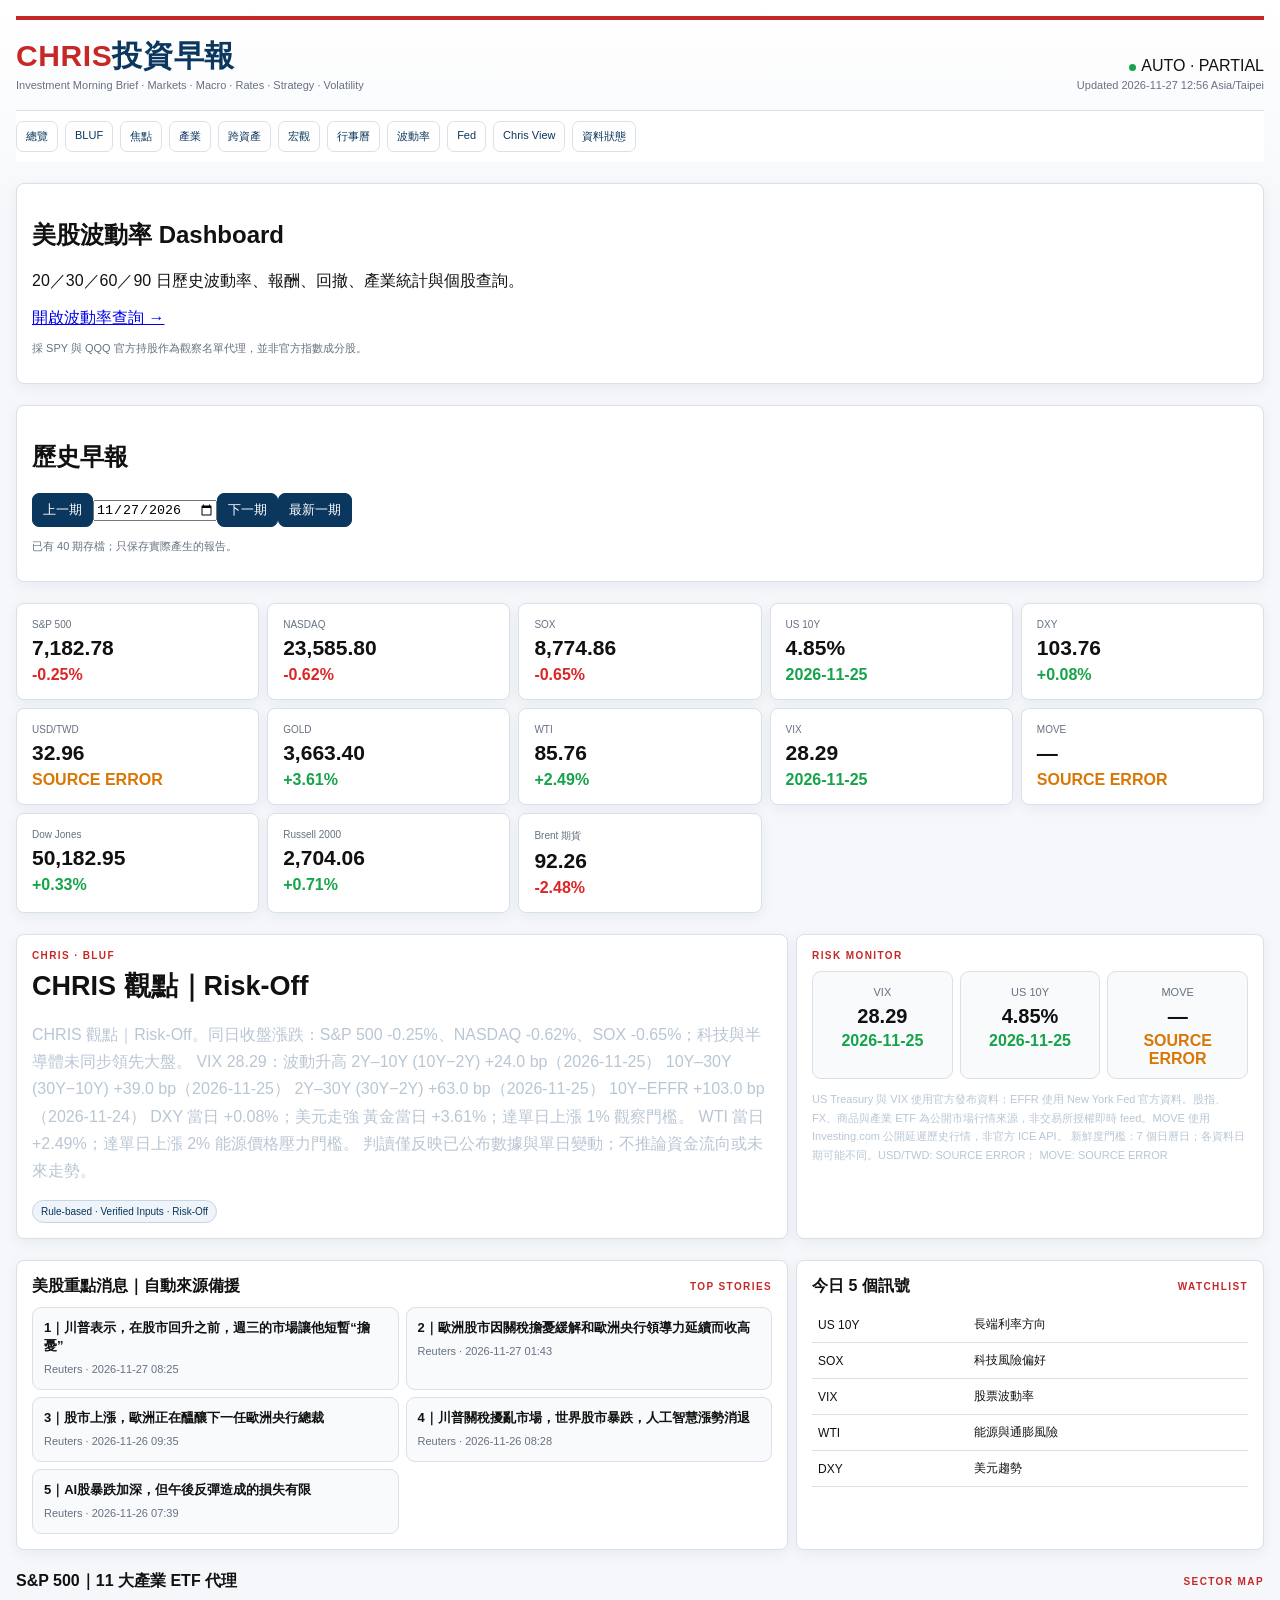
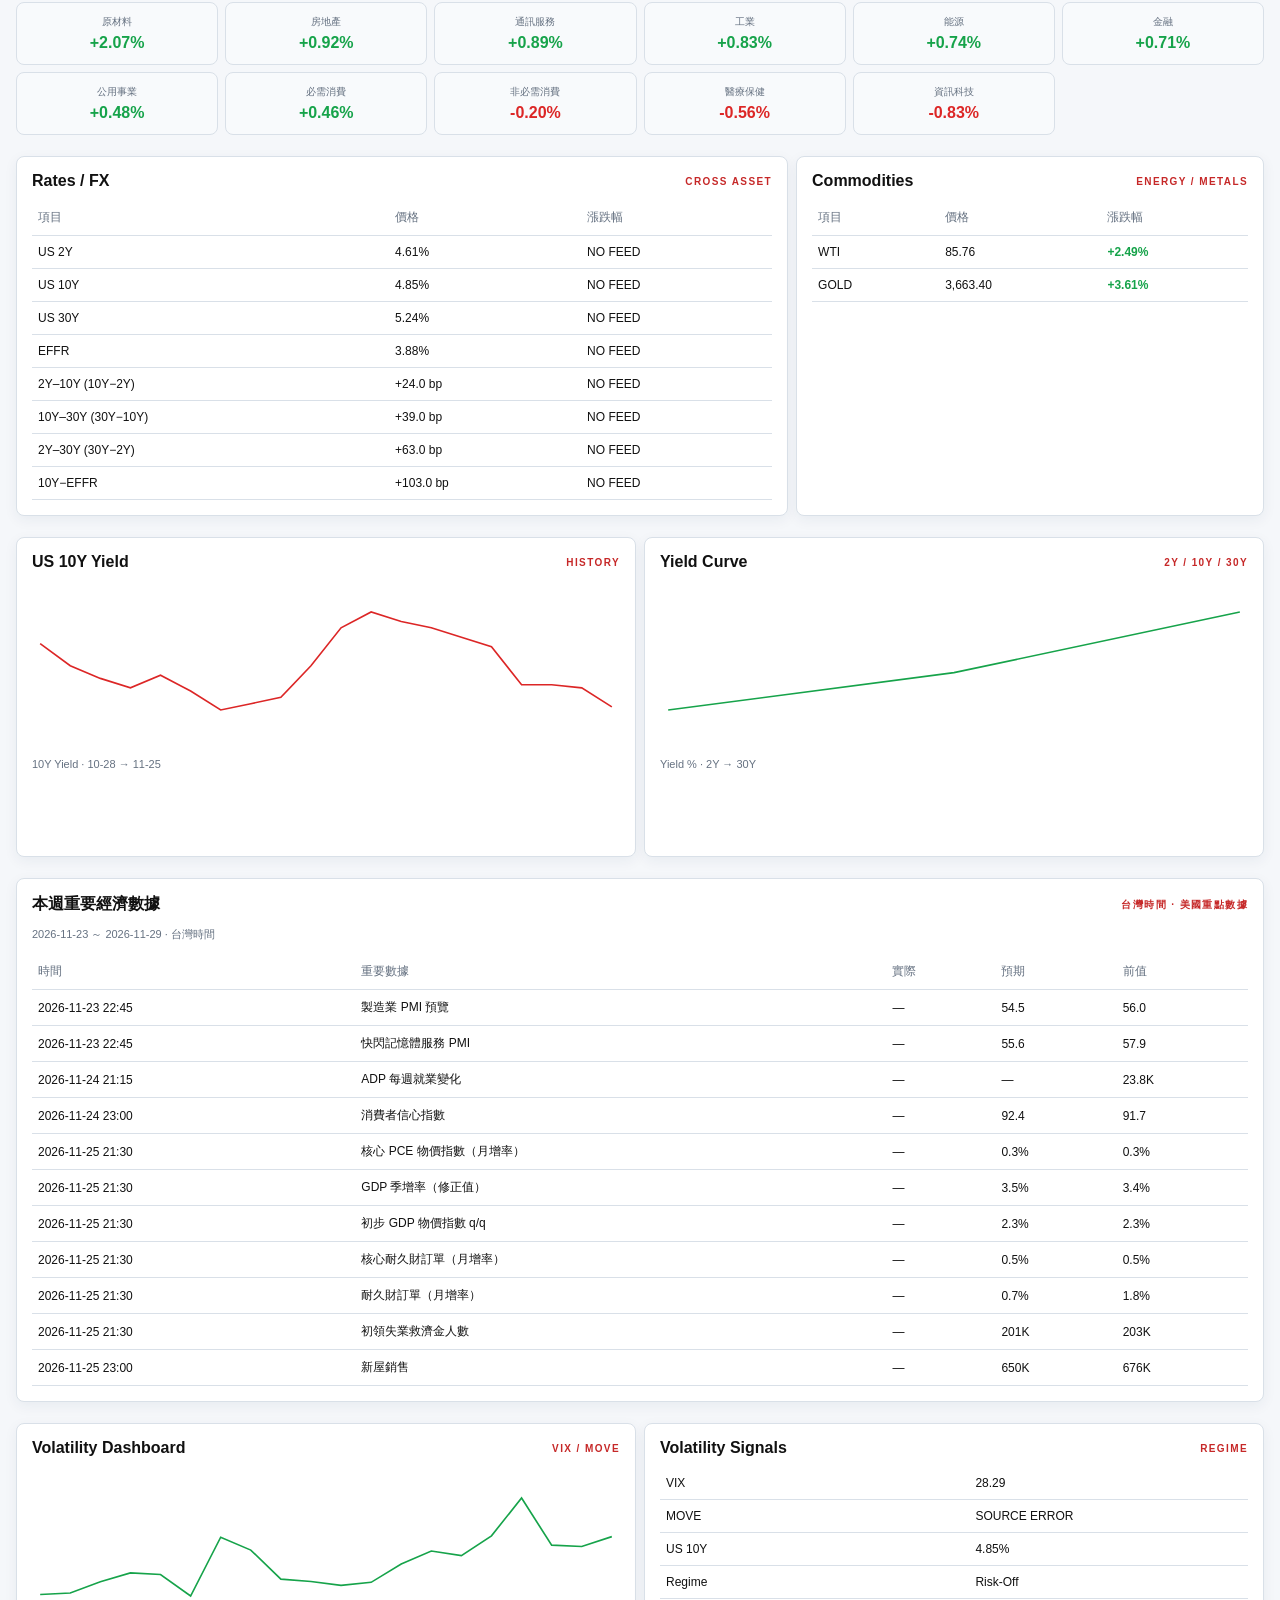
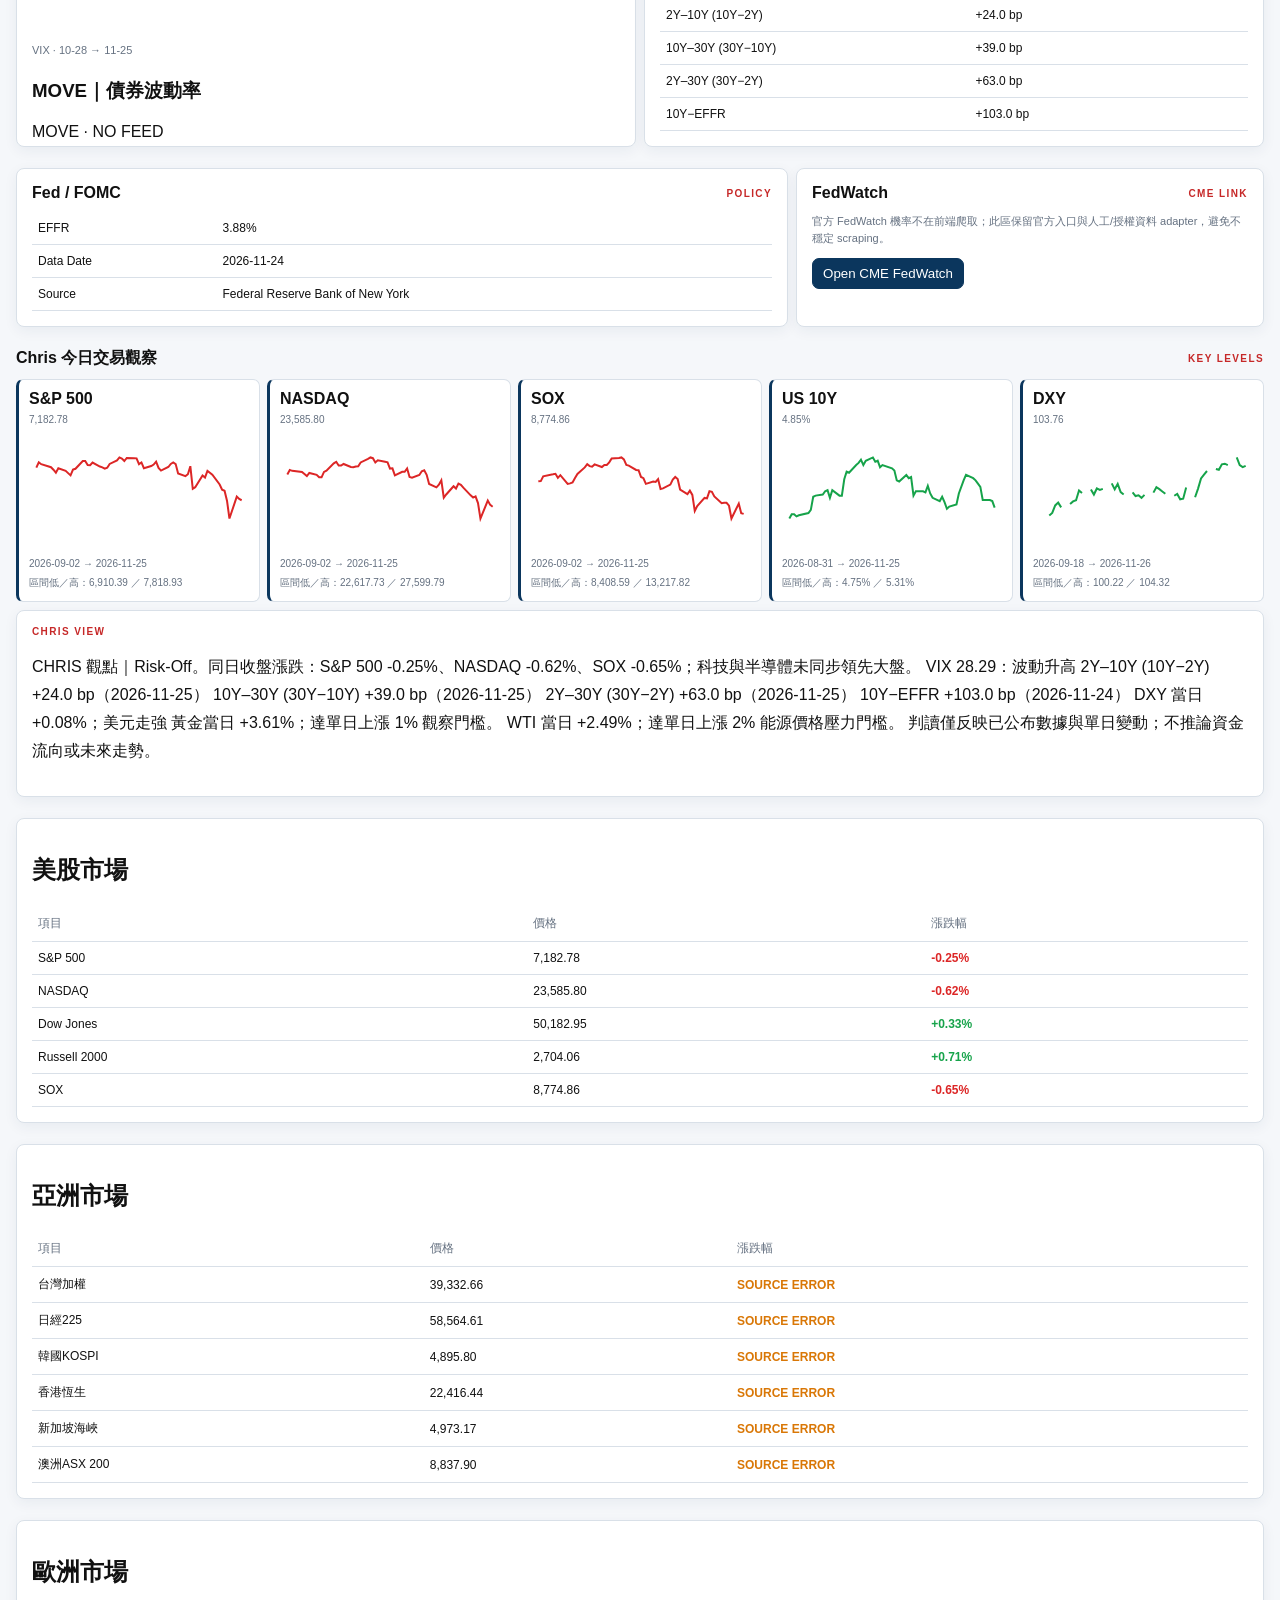
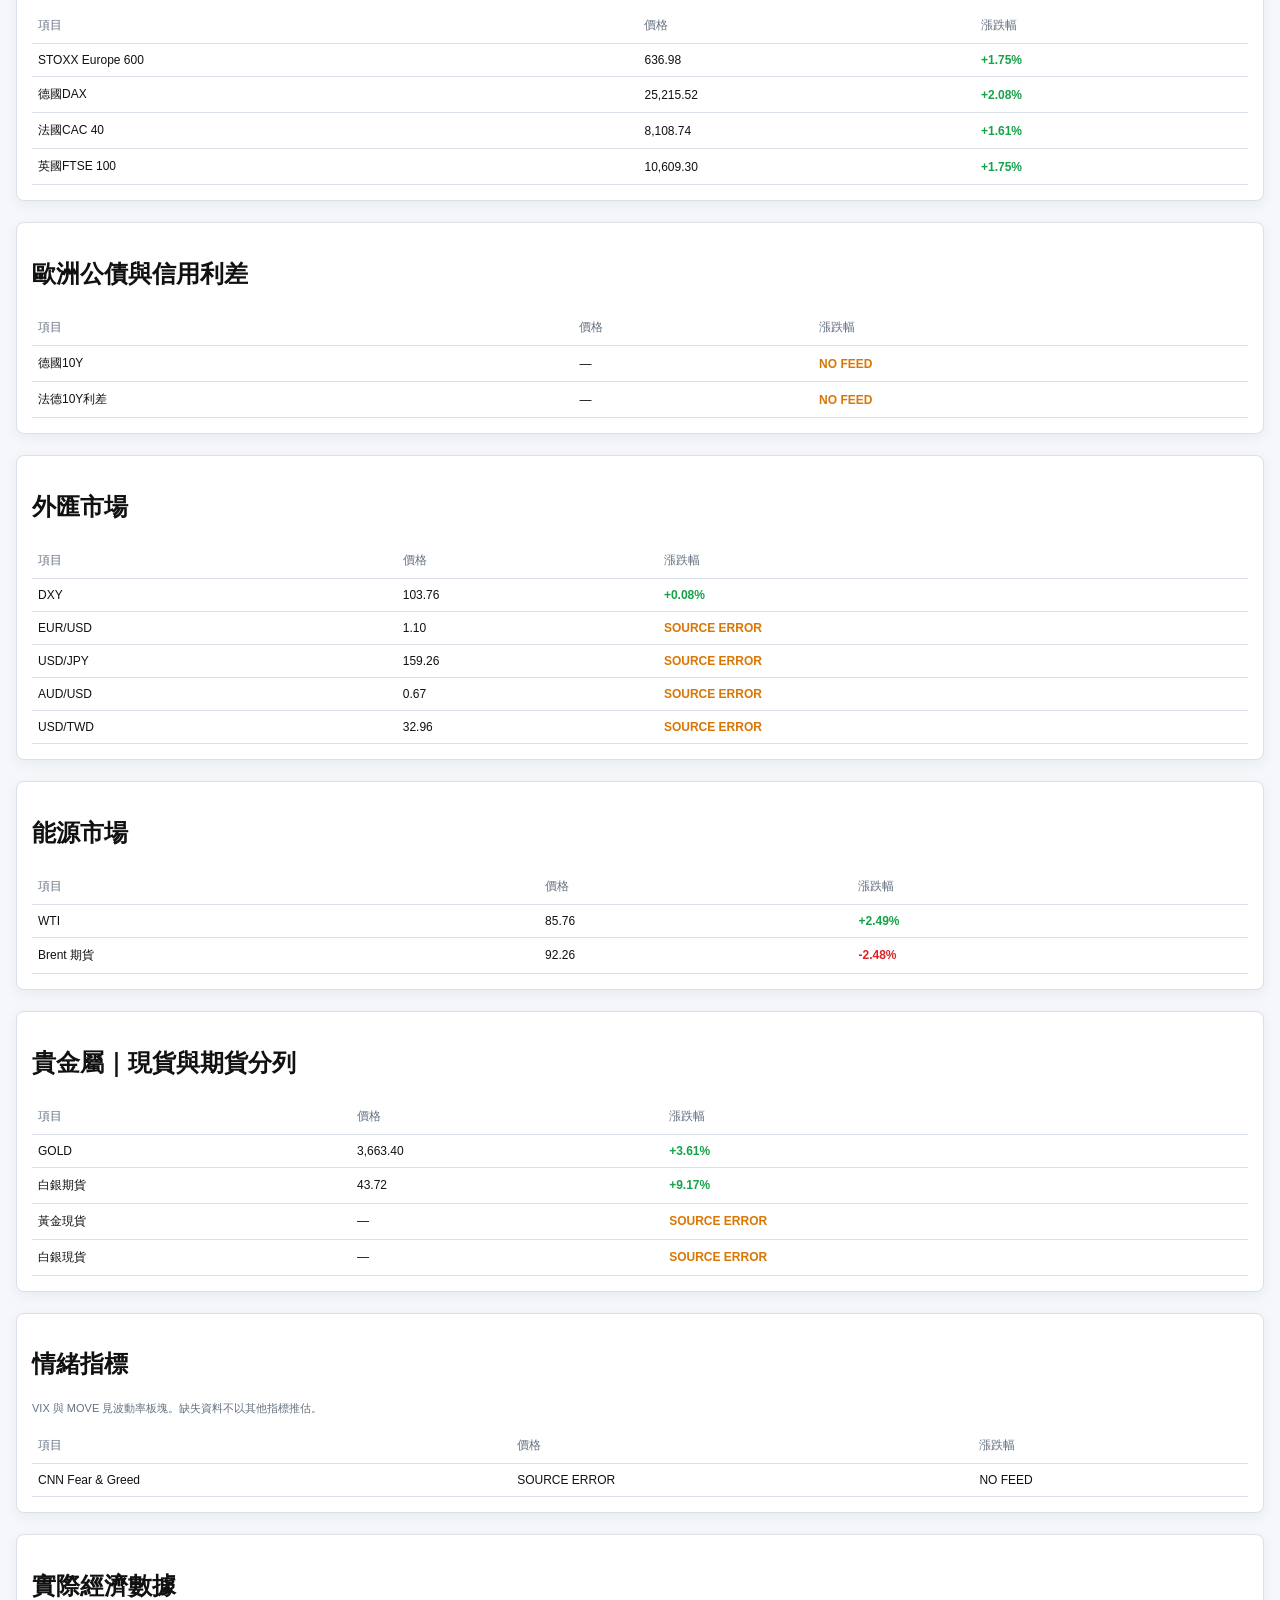
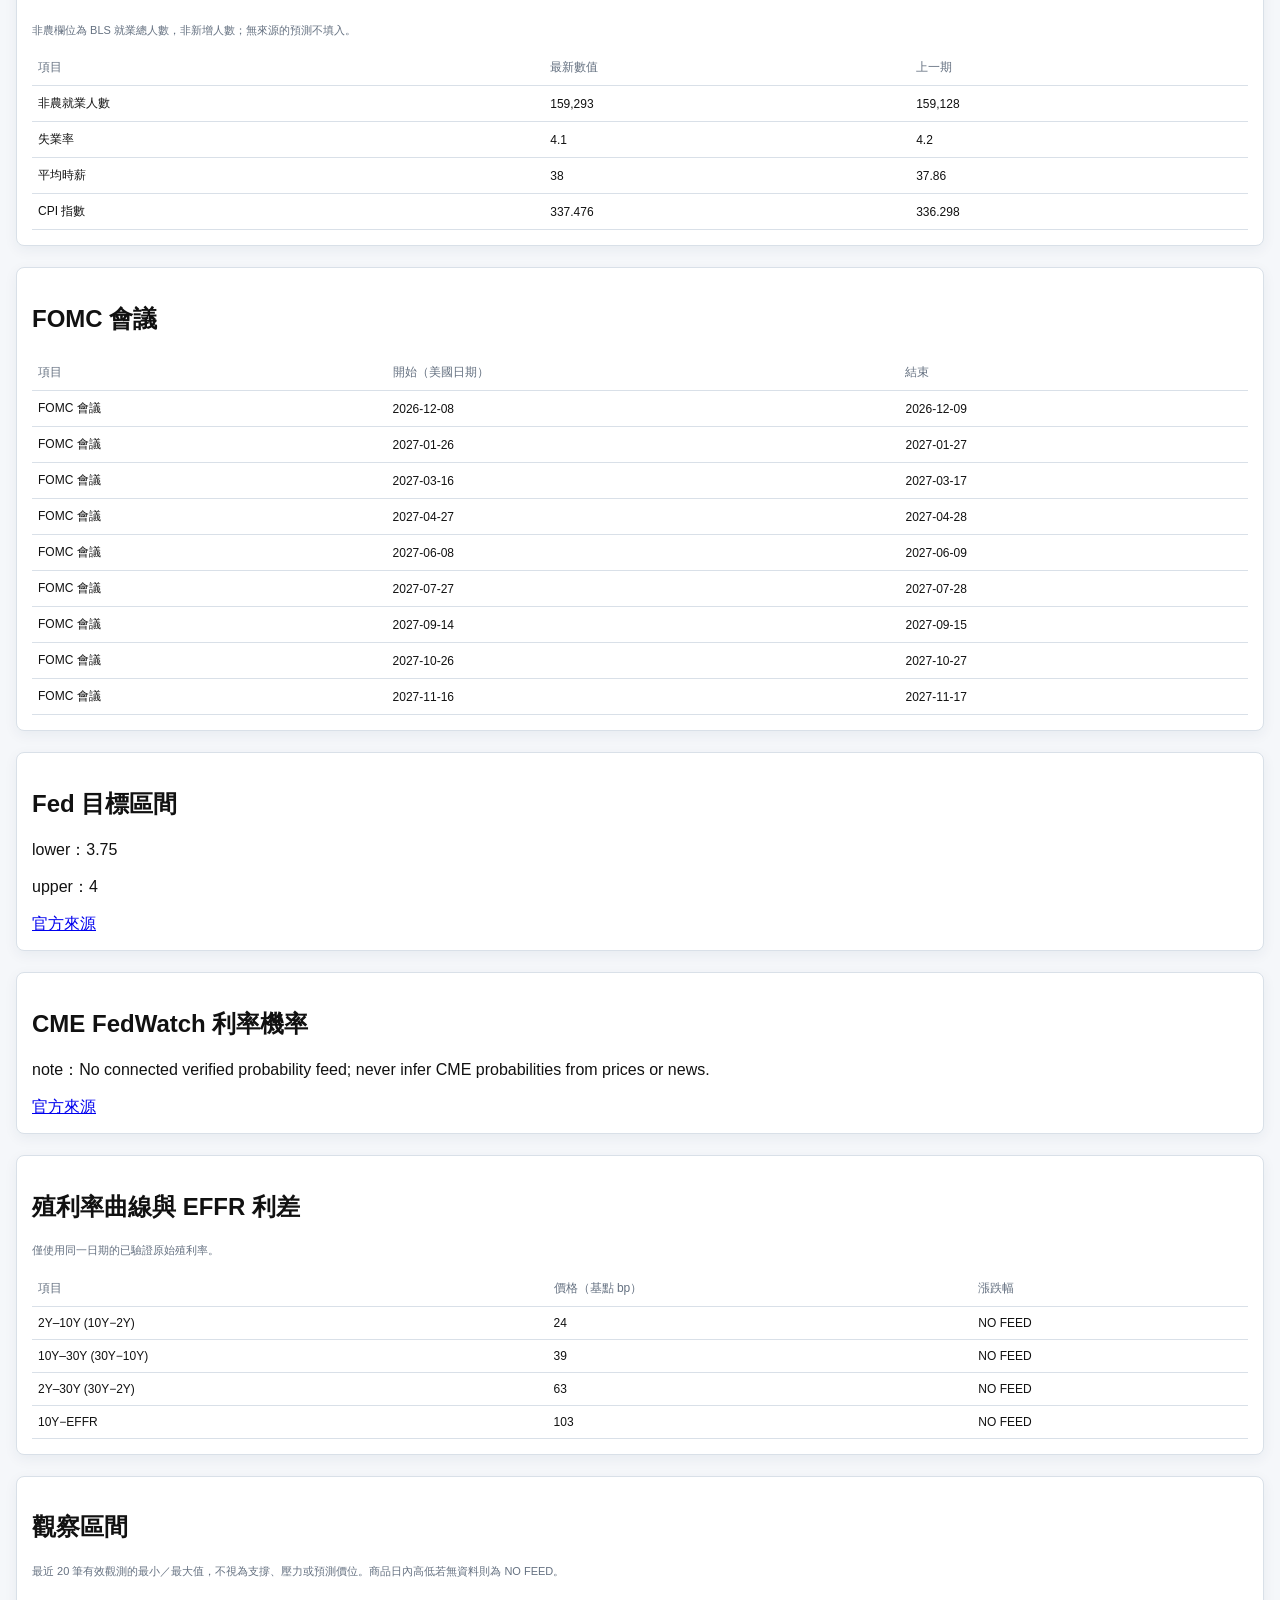
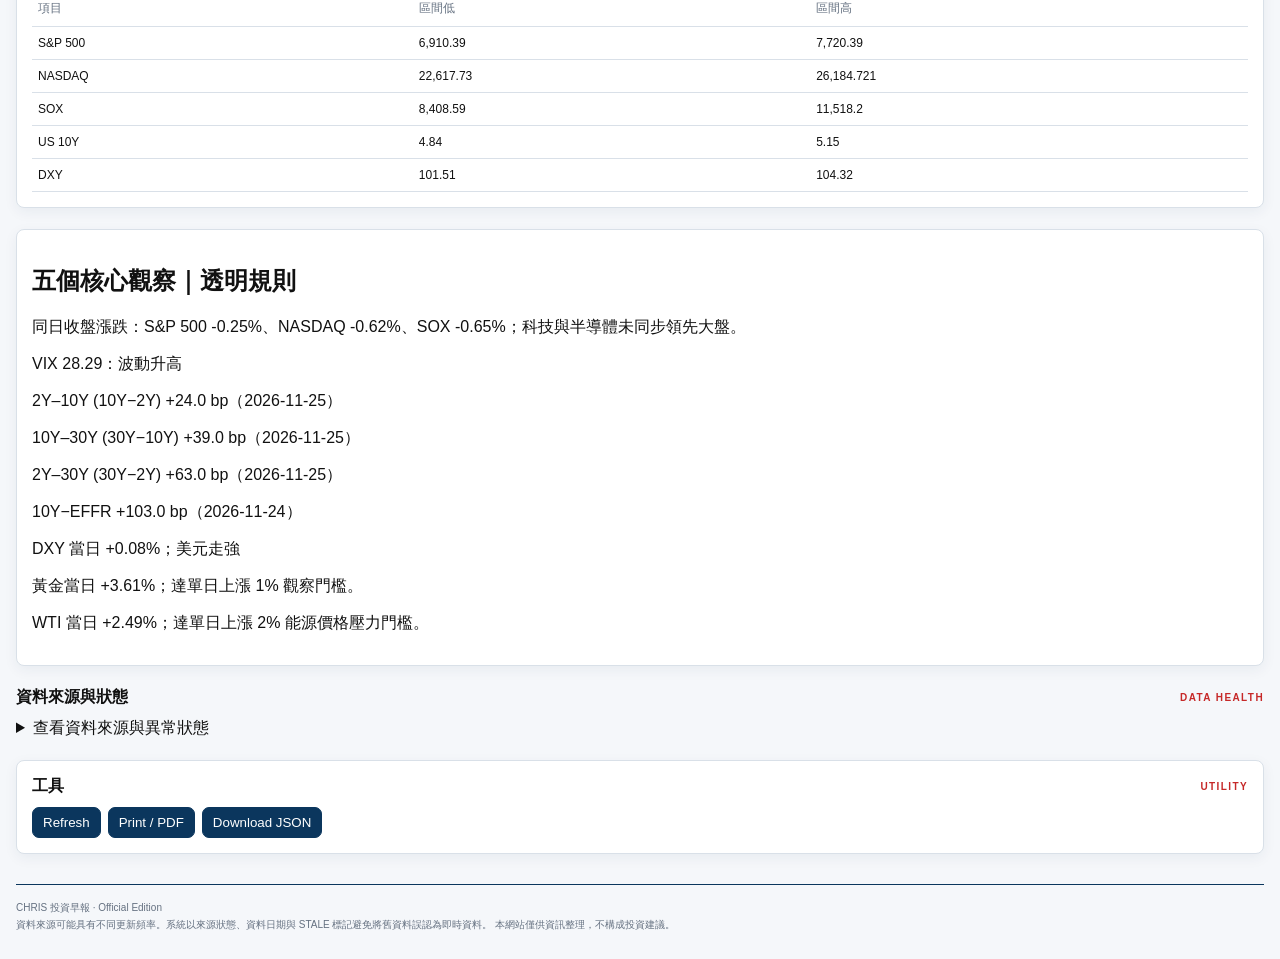
<file: index.html>
<!doctype html>
<html lang="zh-Hant">
<head>
<meta charset="utf-8">
<meta name="viewport" content="width=device-width,initial-scale=1">

<title>CHRIS 投資早報</title>



<style>
:root{
  --bg:#f5f7fa;
  --panel:#ffffff;
  --panel2:#ffffff;
  --line:#d9e0e8;
  --text:#111111;
  --muted:#657181;

  /* 漲跌顏色 */
  --green:#16a34a;
  --red:#dc2626;

  /* 警示與原始品牌色 */
  --amber:#d97706;
  --blue:#0b365d;
}

*{box-sizing:border-box}

html{scroll-behavior:smooth}

body{
  margin:0;
  background:linear-gradient(180deg,#ffffff 0,#f5f7fa 240px);
  color:var(--text);
  font-family:-apple-system,BlinkMacSystemFont,"Segoe UI","Noto Sans TC",sans-serif;
}

.wrap{
  max-width:1460px;
  margin:auto;
  padding:16px;
}

header{
  border-top:4px solid #c62828;
  display:flex;
  justify-content:space-between;
  align-items:end;
  gap:15px;
  padding:16px 0;
  border-bottom:1px solid var(--line);
}

.brand{
  font-size:30px;
  font-weight:850;
  color:#0b365d;
  letter-spacing:.02em;
}

.brand b{color:#c62828}

.muted{
  font-size:11px;
  color:var(--muted);
  line-height:1.55;
}

.health{text-align:right}

.dot{
  display:inline-block;
  width:7px;
  height:7px;
  border-radius:50%;
  background:var(--green);
  margin-right:5px;
}

nav{
  display:flex;
  gap:7px;
  overflow:auto;
  position:sticky;
  top:0;
  z-index:20;
  background:rgba(255,255,255,.96);
  backdrop-filter:blur(14px);
  padding:10px 0;
}

nav a{
  font-size:11px;
  color:#0b365d;
  text-decoration:none;
  border:1px solid var(--line);
  padding:7px 9px;
  border-radius:7px;
  white-space:nowrap;
}

section{margin-top:21px}

.grid{
  display:grid;
  grid-template-columns:repeat(5,1fr);
  gap:8px;
}

.card{
  background:#fff;
  border:1px solid var(--line);
  border-radius:8px;
  padding:15px;
  box-shadow:0 4px 14px rgba(11,54,93,.06);
}

.ticker .name{
  font-size:10px;
  color:var(--muted);
}

.ticker .value{
  font-size:21px;
  font-weight:800;
  margin:6px 0;
}

/* =========================
   漲跌顏色核心設定
   上漲 = 綠
   下跌 = 紅
   ========================= */

.up{
  color:var(--green)!important;
  font-weight:700;
}

.down{
  color:var(--red)!important;
  font-weight:700;
}

.warn{
  color:var(--amber)!important;
  font-weight:700;
}

.hero,.two{
  display:grid;
  grid-template-columns:1.65fr 1fr;
  gap:8px;
}

.hero h1{
  font-size:27px;
  line-height:1.38;
  margin:7px 0;
}

.hero p{
  line-height:1.7;
  color:#b9c6d4;
}

.eye{
  font-size:10px;
  color:#c62828;
  font-weight:800;
  letter-spacing:.14em;
}

.pill{
  display:inline-block;
  background:#eef4f9;
  color:#0b365d;
  border:1px solid #c6d5e3;
  border-radius:99px;
  padding:5px 8px;
  font-size:10px;
}

.risks{
  display:grid;
  grid-template-columns:repeat(3,1fr);
  gap:7px;
  margin-top:10px;
}

.risk{
  text-align:center;
  background:#f8fafc;
  border:1px solid var(--line);
  padding:10px;
  border-radius:9px;
}

.risk strong{
  display:block;
  font-size:20px;
  margin:4px;
}

.head{
  display:flex;
  justify-content:space-between;
  align-items:center;
  margin-bottom:10px;
}

.head h2{
  font-size:16px;
  margin:0;
}

.news{
  display:grid;
  grid-template-columns:repeat(2,1fr);
  gap:7px;
}

.news article{
  background:#f8fafc;
  border:1px solid var(--line);
  border-radius:9px;
  padding:11px;
}

.news h3{
  font-size:13px;
  margin:0 0 6px;
}

.news p{
  font-size:11px;
  color:var(--muted);
  line-height:1.55;
  margin:0;
}

.tbl{
  width:100%;
  border-collapse:collapse;
  font-size:12px;
}

.tbl th,.tbl td{
  padding:9px 6px;
  text-align:left;
  border-bottom:1px solid var(--line);
}

.tbl th{
  font-weight:500;
  color:var(--muted);
}

.sectors{
  display:grid;
  grid-template-columns:repeat(6,1fr);
  gap:7px;
}

.sector{
  text-align:center;
  background:#f8fafc;
  border:1px solid var(--line);
  border-radius:8px;
  padding:12px 7px;
}

.sector span{
  display:block;
  font-size:10px;
  color:var(--muted);
  margin-bottom:5px;
}

.levels{
  display:grid;
  grid-template-columns:repeat(5,1fr);
  gap:7px;
}

.level{
  background:#ffffff;
  border:1px solid var(--line);
  border-left:3px solid #0b365d;
  padding:10px;
  border-radius:7px;
}

.level span{
  display:block;
  color:var(--muted);
  font-size:10px;
  line-height:1.55;
  margin-top:4px;
}

.charts{
  display:grid;
  grid-template-columns:1fr 1fr;
  gap:8px;
}

.chartbox{height:260px}

.sources{
  display:grid;
  grid-template-columns:repeat(4,1fr);
  gap:7px;
}

.source b{
  display:block;
  margin-bottom:5px;
}

.badge{
  font-size:9px;
  padding:3px 5px;
  border-radius:5px;
  background:#eef4f9;
  color:#0b365d;
}

.stale{
  background:#fff1f1;
  color:#c62828;
}

.toolbar{
  display:flex;
  gap:7px;
  flex-wrap:wrap;
}

button{
  background:#0b365d;
  border:1px solid #0b365d;
  color:#ffffff;
  border-radius:7px;
  padding:7px 10px;
  cursor:pointer;
}

footer{
  border-top-color:#0b365d!important;
  margin:30px 0 10px;
  padding-top:14px;
  border-top:1px solid var(--line);
  color:var(--muted);
  font-size:10px;
  line-height:1.7;
}

@media(max-width:900px){
  .grid{grid-template-columns:repeat(2,1fr)}
  .hero,.two,.charts{grid-template-columns:1fr}
  .sectors{grid-template-columns:repeat(3,1fr)}
  .levels{grid-template-columns:1fr 1fr}
  .sources{grid-template-columns:1fr 1fr}
  .news{grid-template-columns:1fr}
}

@media(max-width:520px){
  .wrap{padding:11px}
  .brand{font-size:22px}
  .hero h1{font-size:21px}
  .sectors{grid-template-columns:repeat(2,1fr)}
  .levels,.sources{grid-template-columns:1fr}
  .health{font-size:9px}
}
</style>
</head>

<body>
<div class="wrap">

<header>
  <div>
    <div class="brand"><b>CHRIS</b> 投資早報</div>
    <div class="muted">
      Investment Morning Brief · Markets · Macro · Rates · Strategy · Volatility
    </div>
  </div>

  <div class="health">
    <span class="dot"></span>
    <span id="status">LOADING</span><br>
    <span class="muted" id="updated"></span>
  </div>
</header>

<nav>
  <a href="#overview">總覽</a>
  <a href="#bluf">BLUF</a>
  <a href="#news">焦點</a>
  <a href="#sectors">產業</a>
  <a href="#cross">跨資產</a>
  <a href="#macro">宏觀</a>
  <a href="#calendar">行事曆</a>
  <a href="#vol">波動率</a>
  <a href="#fed">Fed</a>
  <a href="#view">Chris View</a>
  <a href="#sources">資料狀態</a>
</nav>

<section class="card"><h2>美股波動率 Dashboard</h2><p>20／30／60／90 日歷史波動率、報酬、回撤、產業統計與個股查詢。</p><a href="volatility.html">開啟波動率查詢 →</a><p class="muted">採 SPY 與 QQQ 官方持股作為觀察名單代理，並非官方指數成分股。</p></section>
<section class="card"><h2>歷史早報</h2><button id="prev-report">上一期</button> <input type="date" id="report-date"> <button id="next-report">下一期</button> <button id="latest-report">最新一期</button><p id="archive-note" class="muted"></p></section>
<section id="overview">
  <div class="grid" id="tickers"></div>
</section>

<section id="bluf" class="hero">

  <div class="card">
    <div class="eye">CHRIS · BLUF</div>
    <h1 id="headline">Loading…</h1>
    <p id="brief"></p>
    <span class="pill" id="theme"></span>
  </div>

  <div class="card">
    <div class="eye">RISK MONITOR</div>
    <div class="risks" id="risks"></div>
    <p class="muted" id="risknote"></p>
  </div>

</section>

<section id="news" class="two">

  <div class="card">
    <div class="head">
      <h2>美股重點消息｜自動來源備援</h2>
      <span class="eye">TOP STORIES</span>
    </div>
    <div class="news" id="newslist"></div>
  </div>

  <div class="card">
    <div class="head">
      <h2>今日 5 個訊號</h2>
      <span class="eye">WATCHLIST</span>
    </div>
    <table class="tbl" id="watch"></table>
  </div>

</section>

<section id="sectors">
  <div class="head">
    <h2>S&P 500｜11 大產業 ETF 代理</h2>
    <span class="eye">SECTOR MAP</span>
  </div>
  <div class="sectors" id="sectorgrid"></div>
</section>

<section id="cross" class="two">

  <div class="card">
    <div class="head">
      <h2>Rates / FX</h2>
      <span class="eye">CROSS ASSET</span>
    </div>
    <table class="tbl" id="rates"></table>
  </div>

  <div class="card">
    <div class="head">
      <h2>Commodities</h2>
      <span class="eye">ENERGY / METALS</span>
    </div>
    <table class="tbl" id="commodities"></table>
  </div>

</section>

<section id="macro" class="charts">

  <div class="card">
    <div class="head">
      <h2>US 10Y Yield</h2>
      <span class="eye">HISTORY</span>
    </div>
    <div class="chartbox">
      <canvas id="yieldChart"></canvas>
    </div>
  </div>

  <div class="card">
    <div class="head">
      <h2>Yield Curve</h2>
      <span class="eye">2Y / 10Y / 30Y</span>
    </div>
    <div class="chartbox">
      <canvas id="curveChart"></canvas>
    </div>
  </div>

</section>

<section id="calendar" class="card">

  <div class="head">
    <h2>本週重要經濟數據</h2>
    <span class="eye">台灣時間 · 美國重點數據</span>
  </div>

  <p id="week-label" class="muted"></p><div style="overflow-x:auto"><table class="tbl" id="calendarTable"></table></div>

</section>

<section id="vol" class="charts">

  <div class="card">
    <div class="head">
      <h2>Volatility Dashboard</h2>
      <span class="eye">VIX / MOVE</span>
    </div>
    <div class="chartbox">
      <canvas id="volChart"></canvas><h3>MOVE｜債券波動率</h3><div id="moveChart"></div>
    </div>
  </div>

  <div class="card">
    <div class="head">
      <h2>Volatility Signals</h2>
      <span class="eye">REGIME</span>
    </div>
    <table class="tbl" id="volsignals"></table>
  </div>

</section>

<section id="fed" class="two">

  <div class="card">
    <div class="head">
      <h2>Fed / FOMC</h2>
      <span class="eye">POLICY</span>
    </div>
    <table class="tbl" id="fedtable"></table>
  </div>

  <div class="card">
    <div class="head">
      <h2>FedWatch</h2>
      <span class="eye">CME LINK</span>
    </div>

    <p class="muted">
      官方 FedWatch 機率不在前端爬取；此區保留官方入口與人工/授權資料 adapter，避免不穩定 scraping。
    </p>

    <div class="toolbar">
      <button onclick="window.open('https://www.cmegroup.com/markets/interest-rates/cme-fedwatch-tool.html','_blank')">
        Open CME FedWatch
      </button>
    </div>
  </div>

</section>

<section id="view">

  <div class="head">
    <h2>Chris 今日交易觀察</h2>
    <span class="eye">KEY LEVELS</span>
  </div>

  <div class="levels" id="levels"></div>

  <div class="card" style="margin-top:8px">
    <div class="eye">CHRIS VIEW</div>
    <p id="chrisview" style="line-height:1.75"></p>
  </div>

</section>

<div id="expanded"></div>
<section id="sources">

  <div class="head">
    <h2>資料來源與狀態</h2>
    <span class="eye">DATA HEALTH</span>
  </div>

  <details><summary>查看資料來源與異常狀態</summary><div class="sources" id="sourcegrid"></div></details>

</section>

<section>

  <div class="card">
    <div class="head">
      <h2>工具</h2>
      <span class="eye">UTILITY</span>
    </div>

    <div class="toolbar">
      <button onclick="location.reload()">Refresh</button>
      <button onclick="window.print()">Print / PDF</button>
      <button onclick="downloadJSON()">Download JSON</button>
    </div>
  </div>

</section>

<footer>
CHRIS 投資早報 · Official Edition<br>
資料來源可能具有不同更新頻率。系統以來源狀態、資料日期與 STALE 標記避免將舊資料誤認為即時資料。
本網站僅供資訊整理，不構成投資建議。
</footer>

</div>

<script>

let D={}, charts=[];

/* 數值 > 0 = 綠色；數值 < 0 = 紅色 */
const cls=x=>{
  if(x>0) return 'up';
  if(x<0) return 'down';
  return '';
};

async function boot(){
  try{
    D=await fetch('./data/brief.json?'+Date.now()).then(r=>r.json());
    render();
  }catch(e){
    document.getElementById('status').textContent='DATA ERROR';
  }
}

function render(){

  document.getElementById('status').textContent=D.status;
  updated.textContent='Updated '+D.updated_at;

  tickers.innerHTML=D.tickers.map(x=>`
    <div class="card ticker">
      <div class="name">${x.name}</div>
      <div class="value">${x.value}</div>
      <div class="${x.tone}">${x.change}</div>
    </div>
  `).join('');

  headline.textContent=D.bluf.headline;
  brief.textContent=D.bluf.brief;
  theme.textContent=D.bluf.theme;
  risknote.textContent=D.risk_note;

  risks.innerHTML=D.risk.map(x=>`
    <div class="risk">
      <span class="muted">${x.name}</span>
      <strong>${x.value}</strong>
      <span class="${x.tone}">${x.label}</span>
    </div>
  `).join('');

  renderReuters();

  watch.innerHTML=D.watch.map(x=>`
    <tr>
      <td>${x[0]}</td>
      <td>${x[1]}</td>
    </tr>
  `).join('');

  sectorgrid.innerHTML=D.sectors.map(x=>`
    <div class="sector">
      <span>${x.name}</span>
      <b class="${cls(x.change)}">
        ${x.change>0?'+':''}${Number.isFinite(x.change)?x.change.toFixed(2):"NO FEED"}%
      </b>
    </div>
  `).join('');

  rates.innerHTML=
    '<tr><th>項目</th><th>價格</th><th>漲跌幅</th></tr>'+
    D.rates.map(x=>`
      <tr>
        <td>${x.name}</td>
        <td>${x.value}</td>
        <td>${x.change??'NO FEED'}</td>
      </tr>
    `).join('');

  commodities.innerHTML=
    '<tr><th>項目</th><th>價格</th><th>漲跌幅</th></tr>'+
    D.commodities.map(x=>`
      <tr>
        <td>${x.name}</td>
        <td>${x.value}</td>
        <td class="${x.tone}">${x.change}</td>
      </tr>
    `).join('');

  renderWeeklyCalendar();

  volsignals.innerHTML=D.vol_signals.map(x=>`
    <tr>
      <td>${x[0]}</td>
      <td>${x[1]}</td>
    </tr>
  `).join('');

  fedtable.innerHTML=D.fed.map(x=>`
    <tr>
      <td>${x[0]}</td>
      <td>${x[1]}</td>
    </tr>
  `).join('');

  levels.innerHTML=D.levels.map(x=>`
    <div class="level">
      <b>${x.name}</b>
      <span>${x.text}</span>
    </div>
  `).join('');

  renderLevelCharts();
  renderExpanded();

  chrisview.textContent=D.chris_view;

  sourcegrid.innerHTML=D.sources.map(x=>`
    <div class="card source">
      <b>${x.name}</b>
      <span class="badge ${x.ok?'':'stale'}">
        ${x.ok?'OK':x.note||'SOURCE ERROR'}
      </span>
      <p class="muted">${x.note}</p>
    </div>
  `).join('');

  draw(
    'yieldChart',
    '10Y Yield',
    D.history.dates,
    D.history.dgs10
  );

  draw(
    'volChart',
    'VIX',
    D.history.dates,
    D.history.vix
  );

  draw('curveChart','Yield %',['2Y','10Y','30Y'],D.curve);
  draw('moveChart','MOVE',D.move_history?.dates||[],D.move_history?.values||[]);
  hideVerificationLabels();
}
function draw(id,title,dates,values){
const old=document.getElementById(id);if(!old)return;const host=old.tagName==='CANVAS'?document.createElement('div'):old;if(old.tagName==='CANVAS'){host.id=id;old.replaceWith(host);}host.replaceChildren();
const good=values.filter(x=>typeof x==='number'&&Number.isFinite(x));if(good.length<2){host.textContent=title+' · NO FEED';return;}
const lo=Math.min(...good),hi=Math.max(...good);let path='',open=false;values.forEach((v,i)=>{if(typeof v!=='number'||!Number.isFinite(v)){open=false;return;}path+=(open?' L':' M')+(10+i/Math.max(1,values.length-1)*700).toFixed(2)+','+(140-(v-lo)/(hi-lo||1)*120).toFixed(2);open=true;});
const ns='http://www.w3.org/2000/svg',svg=document.createElementNS(ns,'svg'),line=document.createElementNS(ns,'path');svg.setAttribute('viewBox','0 0 720 160');svg.setAttribute('width','100%');svg.setAttribute('height','160');svg.setAttribute('role','img');svg.setAttribute('aria-label',title);line.setAttribute('d',path);line.setAttribute('fill','none');line.setAttribute('stroke',good.at(-1)>good[0]?'#16a34a':good.at(-1)<good[0]?'#dc2626':'#657181');line.setAttribute('stroke-width','2');svg.append(line);host.append(svg,el('p',title+' · '+dates[0]+' → '+dates.at(-1),'muted'));
}

function renderLevelCharts(){
  const host=document.getElementById('levels');
  const histories=new Map((D.level_history||[]).map(x=>[x.name,x]));
  const make=(tag,text,className)=>{
    const node=document.createElement(tag);
    if(text!==undefined) node.textContent=text;
    if(className) node.className=className;
    return node;
  };
  host.replaceChildren();
  for(const level of D.levels||[]){
    const card=make('div',undefined,'level');
    card.append(make('b',level.name),make('span',level.text));
    const history=histories.get(level.name);
    const note=make('span');
    card.append(note);
    host.append(card);
    if(!history || !['VERIFIED','STALE'].includes(history.status)){
      note.textContent=history?.status||'NO FEED';
      note.className='warn';
      continue;
    }
    const points=(history.dates||[]).map((day,i)=>({
      day, t:Date.parse(day+'T00:00:00Z'), value:history.values?.[i]
    }));
    const valid=points.filter(p=>Number.isFinite(p.t)&&typeof p.value==='number'&&Number.isFinite(p.value));
    if(valid.length<2){
      note.textContent='SOURCE ERROR：歷史資料不足';
      note.className='warn';
      continue;
    }
    const first=valid[0],last=valid[valid.length-1];
    if(last.t<=first.t){
      note.textContent='SOURCE ERROR：日期無效';
      note.className='warn';
      continue;
    }
    const low=Math.min(...valid.map(p=>p.value));
    const high=Math.max(...valid.map(p=>p.value));
    const pad=(high-low)*.1 || Math.abs(high)*.005 || 1;
    const min=low-pad,max=high+pad;
    const x=p=>8+(p.t-first.t)/(last.t-first.t)*224;
    const y=p=>100-(p.value-min)/(max-min)*80;
    let path='',pen=false;
    for(const p of points){
      if(!Number.isFinite(p.t)||typeof p.value!=='number'||!Number.isFinite(p.value)){
        pen=false;
        continue;
      }
      path+=(pen?' L':' M')+x(p).toFixed(2)+' '+y(p).toFixed(2);
      pen=true;
    }
    const ns='http://www.w3.org/2000/svg';
    const svg=document.createElementNS(ns,'svg');
    svg.setAttribute('viewBox','0 0 240 120');
    svg.setAttribute('width','100%');
    svg.setAttribute('height','120');
    svg.setAttribute('role','img');
    svg.setAttribute('aria-label',level.name+' 真實歷史走勢 '+first.day+' 至 '+last.day);
    const title=document.createElementNS(ns,'title');
    title.textContent=level.name+'｜'+first.day+' 至 '+last.day+'｜'+history.source;
    svg.append(title);
    const line=document.createElementNS(ns,'path');
    line.setAttribute('d',path);
    line.setAttribute('fill','none');
    line.setAttribute('stroke',last.value>first.value?'#16a34a':last.value<first.value?'#dc2626':'#657181');
    line.setAttribute('stroke-width','2');
    line.setAttribute('vector-effect','non-scaling-stroke');
    svg.append(line);
    card.insertBefore(svg,note);
    const format=v=>v.toLocaleString('en-US',{maximumFractionDigits:2})+(history.unit||'');
    card.append(make('span','區間低／高：'+format(low)+' ／ '+format(high)));
    note.textContent=first.day+' → '+last.day+(history.status==='VERIFIED'?'':' · '+history.status);
    if(history.status==='STALE') note.className='warn';
  }
}

function downloadJSON(){

  const a=document.createElement('a');

  a.href=URL.createObjectURL(
    new Blob(
      [JSON.stringify(D,null,2)],
      {type:'application/json'}
    )
  );

  a.download='chris-brief.json';

  a.click();
}

// Shared, safe rendering of publisher headlines and additional boards.
function el(tag,text,cls){const n=document.createElement(tag);if(text!==undefined)n.textContent=text;if(cls)n.className=cls;return n;}
function safeLink(title,url){const a=el('a',title);try{const u=new URL(url);if(u.protocol==='https:'){a.href=u.href;a.target='_blank';a.rel='noopener noreferrer';}}catch{}return a;}
function hideVerificationLabels(){
 if(!document.createTreeWalker)return;
 const walker=document.createTreeWalker(document.body,4);let n;
 while(n=walker.nextNode()){if(n.parentElement?.closest('script,style'))continue;n.nodeValue=n.nodeValue.replace(/\bVERIFIED\b/g,'').replace(/·\s*·/g,'·').replace(/·\s*$/g,'').trim();}
}
function renderWeeklyCalendar(){
 calendarTable.replaceChildren();const feed=D.economic_calendar||{};
 document.getElementById('week-label').textContent=(feed.week_start&&feed.week_end?feed.week_start+' ～ '+feed.week_end+' · 台灣時間':'本週 · 台灣時間');
 const header=el('tr');['時間','重要數據','實際','預期','前值'].forEach(c=>header.append(el('th',c)));calendarTable.append(header);
 for(const item of feed.events||[]){const tr=el('tr');[item.time,item.event,item.actual??'—',item.forecast??'—',item.previous??'—'].forEach(v=>tr.append(el('td',v)));calendarTable.append(tr);}
 if(!feed.events?.length){const tr=el('tr'),td=el('td',feed.status==='VERIFIED'?'本週沒有符合篩選的重要數據':feed.status||'NO FEED');td.colSpan=5;tr.append(td);calendarTable.append(tr);}
}
function renderReuters(){
 newslist.replaceChildren();const feed=D.headlines;
 if(!feed?.items?.length){newslist.append(el('p',feed?.status||'NO FEED'));return;}
 for(const [i,n] of feed.items.slice(0,5).entries()){
  const article=el('article');article.append(el('h3',`${i+1}｜${n.summary_zh||'中文翻譯暫時無法取得'}`));
  if(!n.summary_zh)article.append(el('p','SOURCE ERROR｜翻譯來源暫時無法使用'));
  article.append(el('p',`${n.source} · ${n.as_of}`,'muted'));newslist.append(article);
 }
}
function fmt(v){return typeof v==='number'&&Number.isFinite(v)?v.toLocaleString('en-US',{maximumFractionDigits:3}):v??'NO FEED';}
function tableBlock(title,rows,columns,note=''){const box=el('section',undefined,'card');box.append(el('h2',title));if(note)box.append(el('p',note,'muted'));const wrap=el('div');wrap.style.overflowX='auto';const t=el('table',undefined,'tbl');const tr=el('tr');columns.forEach(c=>tr.append(el('th',c[0])));t.append(tr);for(const row of rows||[]){const r=el('tr');columns.forEach(c=>{const value=c[1](row);const cell=el('td',fmt(value));if(c[2])cell.className=row.tone|| (Number.isFinite(value)?(value>0?'up':value<0?'down':''):'');r.append(cell);});t.append(r);}if(!rows?.length){const r=el('tr'),c=el('td','NO FEED');c.colSpan=columns.length;r.append(c);t.append(r);}wrap.append(t);box.append(wrap);return box;}
function renderExpanded(){const host=document.getElementById('expanded');if(!host)return;host.replaceChildren();const quoteCols=[['項目',r=>r.name],['價格',r=>r.value??r.status??'NO FEED'],['漲跌幅',r=>r.change??'NO FEED',true]];
for(const [key,title] of [['us','美股市場'],['asia','亞洲市場'],['europe','歐洲市場'],['europe_rates','歐洲公債與信用利差'],['fx','外匯市場'],['energy','能源市場'],['metals','貴金屬｜現貨與期貨分列']])host.append(tableBlock(title,D.markets?.[key],quoteCols));
host.append(tableBlock('情緒指標',[D.fear_greed].filter(Boolean),quoteCols,'VIX 與 MOVE 見波動率板塊。缺失資料不以其他指標推估。'));
host.append(tableBlock('實際經濟數據',D.economic_actuals,[['項目',r=>r.name],['最新數值',r=>r.value],['上一期',r=>r.previous]],'非農欄位為 BLS 就業總人數，非新增人數；無來源的預測不填入。'));
host.append(tableBlock('FOMC 會議',D.fomc?.meetings,[['項目',r=>r.event==='FOMC meeting'?'FOMC 會議':r.event],['開始（美國日期）',r=>r.start],['結束',r=>r.end]],D.fomc?.status||'NO FEED'));
for(const [title,obj] of [['Fed 目標區間',D.fed_policy],['CME FedWatch 利率機率',D.fedwatch]]){const box=el('section',undefined,'card');box.append(el('h2',title));for(const [key,v] of Object.entries(obj||{})){if(['url','error','status','source','as_of'].includes(key))continue;if(typeof v!=='object')box.append(el('p',`${key}：${fmt(v)}`));}if(obj?.url)box.append(safeLink('官方來源',obj.url));host.append(box);}
host.append(tableBlock('殖利率曲線與 EFFR 利差',D.spreads,[['項目',r=>r.name],['價格（基點 bp）',r=>r.value_bp],['漲跌幅',r=>r.change??'NO FEED']],'僅使用同一日期的已驗證原始殖利率。'));
host.append(tableBlock('觀察區間',D.key_levels,[['項目',r=>r.name],['區間低',r=>r.low],['區間高',r=>r.high]],'最近 20 筆有效觀測的最小／最大值，不視為支撐、壓力或預測價位。商品日內高低若無資料則為 NO FEED。'));
const observations=el('section',undefined,'card');observations.append(el('h2','五個核心觀察｜透明規則'));for(const s of D.core_observations||[])observations.append(el('p',s));host.append(observations);
const date=document.getElementById('report-date');if(date)date.value=D.report_date||'';
}
let archiveDates=[];
async function loadArchive(){try{const r=await fetch('data/history/index.json');if(!r.ok)throw Error();const manifest=await r.json();archiveDates=(Array.isArray(manifest)?manifest:manifest.reports||manifest.dates||[]).map(x=>typeof x==='string'?x:x.date).sort();document.getElementById('archive-note').textContent=`已有 ${archiveDates.length} 期存檔；只保存實際產生的報告。`;}catch{document.getElementById('archive-note').textContent='NO FEED｜尚無歷史存檔';}}
async function archive(day){if(!archiveDates.includes(day)){document.getElementById('archive-note').textContent='此日期沒有存檔';return;}try{const response=await fetch('data/history/'+day+'.json');if(!response.ok)throw Error();D=await response.json();render();document.getElementById('archive-note').textContent='歷史資料：'+day;}catch{document.getElementById('archive-note').textContent='SOURCE ERROR｜歷史檔案讀取失敗';}}
document.getElementById('report-date').onchange=e=>archive(e.target.value);
for(const [id,step] of [['prev-report',-1],['next-report',1]])document.getElementById(id).onclick=()=>{const day=document.getElementById('report-date').value;const choices=archiveDates.filter(d=>step<0?d<day:d>day);if(choices.length)archive(step<0?choices.at(-1):choices[0]);};
document.getElementById('latest-report').onclick=()=>boot();

boot();
loadArchive();

</script>

</body>
</html>
</file>
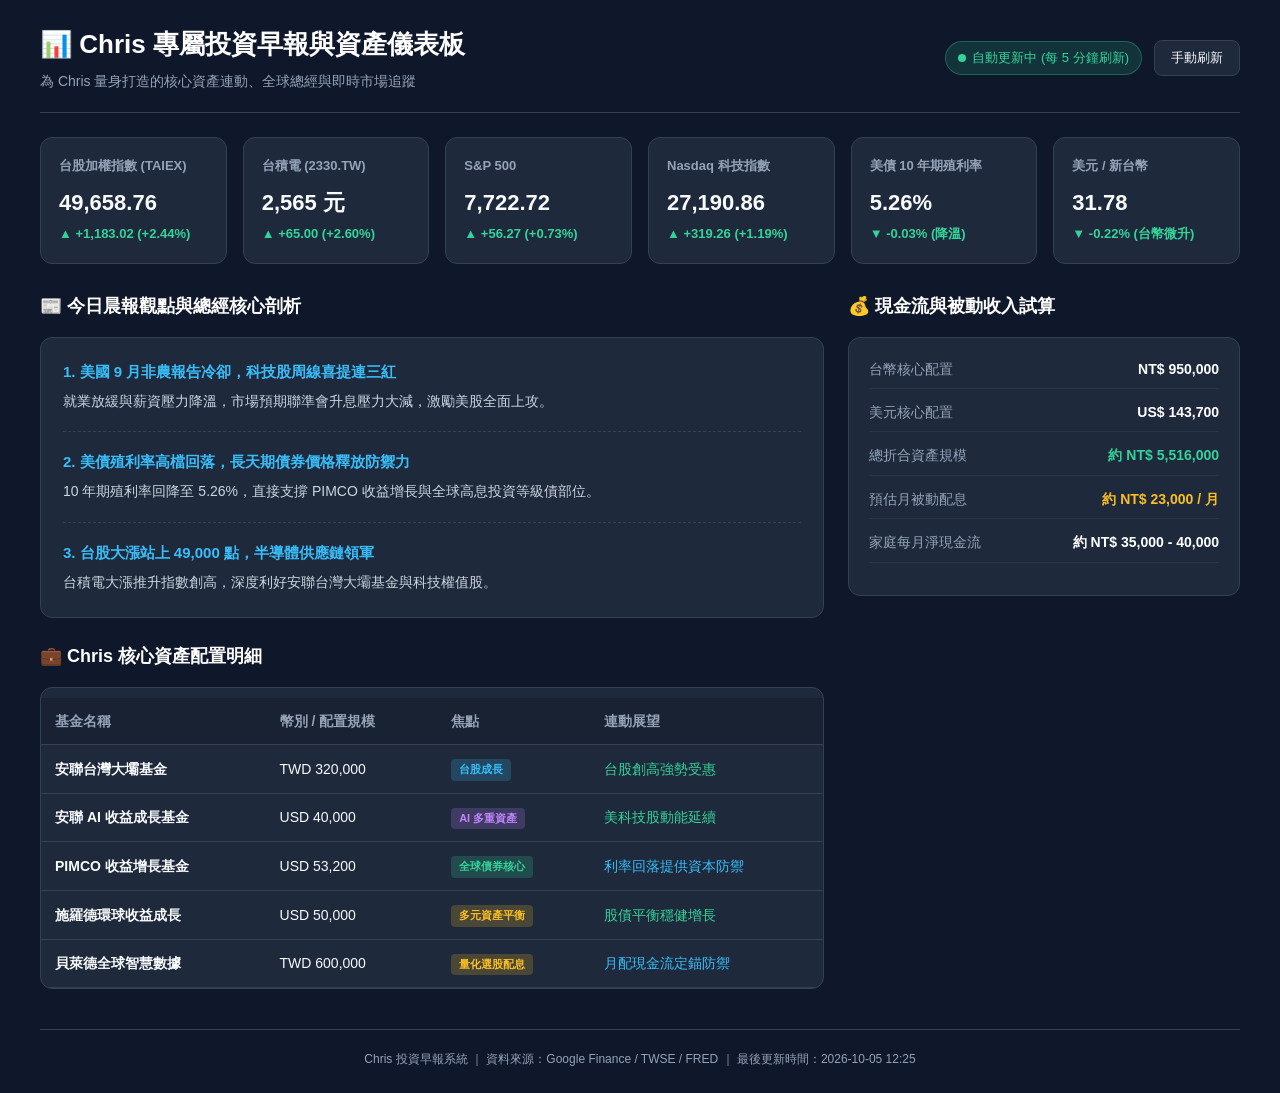
<file: gemini.html>
<!DOCTYPE html>
<html lang="zh-TW">
<head>
  <meta charset="UTF-8">
  <meta name="viewport" content="width=device-width, initial-scale=1.0">
  <title>Chris 專屬投資早報與資產儀表板</title>
  <style>
    :root {
      --bg-primary: #0f172a;
      --bg-secondary: #1e293b;
      --bg-card: #1e293b;
      --text-main: #f8fafc;
      --text-muted: #94a3b8;
      --border-color: #334155;
      --accent-blue: #38bdf8;
      --accent-green: #34d399;
      --accent-red: #f87171;
      --accent-purple: #c084fc;
      --accent-amber: #fbbf24;
    }
    * { box-sizing: border-box; margin: 0; padding: 0; }
    body {
      font-family: -apple-system, BlinkMacSystemFont, "Segoe UI", Roboto, "Helvetica Neue", Arial, sans-serif;
      background-color: var(--bg-primary);
      color: var(--text-main);
      line-height: 1.6;
      padding: 24px;
    }
    .container { max-width: 1200px; margin: 0 auto; }
    header {
      display: flex;
      justify-content: space-between;
      align-items: center;
      padding-bottom: 20px;
      border-bottom: 1px solid var(--border-color);
      margin-bottom: 24px;
      flex-wrap: wrap;
      gap: 16px;
    }
    .title-area h1 { font-size: 26px; font-weight: 700; color: #ffffff; display: flex; align-items: center; gap: 10px; }
    .title-area p { font-size: 14px; color: var(--text-muted); margin-top: 4px; }
    .status-area { display: flex; align-items: center; gap: 12px; font-size: 13px; }
    .badge {
      background: rgba(52, 211, 153, 0.15);
      color: var(--accent-green);
      padding: 6px 12px;
      border-radius: 9999px;
      border: 1px solid rgba(52, 211, 153, 0.3);
      display: inline-flex;
      align-items: center;
      gap: 6px;
    }
    .pulse {
      width: 8px; height: 8px; background-color: var(--accent-green); border-radius: 50%;
      animation: pulse-animation 2s infinite;
    }
    @keyframes pulse-animation {
      0% { transform: scale(0.95); box-shadow: 0 0 0 0 rgba(52, 211, 153, 0.7); }
      70% { transform: scale(1); box-shadow: 0 0 0 6px rgba(52, 211, 153, 0); }
      100% { transform: scale(0.95); box-shadow: 0 0 0 0 rgba(52, 211, 153, 0); }
    }
    .btn-refresh {
      background: var(--bg-secondary); color: var(--text-main); border: 1px solid var(--border-color);
      padding: 8px 16px; border-radius: 8px; cursor: pointer; font-size: 13px;
    }
    .market-grid {
      display: grid; grid-template-columns: repeat(auto-fit, minmax(180px, 1fr)); gap: 16px; margin-bottom: 28px;
    }
    .card {
      background: var(--bg-card); border: 1px solid var(--border-color); border-radius: 12px; padding: 18px;
    }
    .market-card h3 { font-size: 13px; color: var(--text-muted); margin-bottom: 8px; }
    .market-price { font-size: 22px; font-weight: 700; margin-bottom: 4px; }
    .change { font-size: 13px; font-weight: 600; }
    .change.green-up { color: var(--accent-green); }
    .change.down { color: var(--accent-green); }
    .main-grid { display: grid; grid-template-columns: 2fr 1fr; gap: 24px; margin-bottom: 28px; }
    @media (max-width: 900px) { .main-grid { grid-template-columns: 1fr; } }
    .section-title { font-size: 18px; font-weight: 600; margin-bottom: 16px; color: #ffffff; }
    .portfolio-table { width: 100%; border-collapse: collapse; margin-top: 10px; font-size: 14px; }
    .portfolio-table th, .portfolio-table td { padding: 12px 14px; text-align: left; border-bottom: 1px solid var(--border-color); }
    .portfolio-table th { color: var(--text-muted); background: rgba(15, 23, 42, 0.4); }
    .tag { display: inline-block; padding: 2px 8px; border-radius: 4px; font-size: 11px; font-weight: 600; }
    .tag-ai { background: rgba(192, 132, 252, 0.2); color: var(--accent-purple); }
    .tag-tw { background: rgba(56, 189, 248, 0.2); color: var(--accent-blue); }
    .tag-bond { background: rgba(52, 211, 153, 0.2); color: var(--accent-green); }
    .tag-income { background: rgba(251, 191, 36, 0.2); color: var(--accent-amber); }
    .brief-content { background: var(--bg-card); border: 1px solid var(--border-color); border-radius: 12px; padding: 22px; margin-bottom: 24px; }
    .brief-item { margin-bottom: 18px; padding-bottom: 18px; border-bottom: 1px dashed var(--border-color); }
    .brief-item:last-child { margin-bottom: 0; padding-bottom: 0; border-bottom: none; }
    .brief-item h4 { font-size: 15px; color: var(--accent-blue); margin-bottom: 6px; }
    .brief-item p { font-size: 14px; color: #cbd5e1; line-height: 1.7; }
    .cashflow-box { background: var(--bg-card); border: 1px solid var(--border-color); border-radius: 12px; padding: 20px; }
    .stat-row { display: flex; justify-content: space-between; margin-bottom: 12px; padding-bottom: 8px; border-bottom: 1px solid rgba(255, 255, 255, 0.05); font-size: 14px; }
    .stat-row span:first-child { color: var(--text-muted); }
    .stat-row span:last-child { font-weight: 600; color: #ffffff; }
    footer { text-align: center; font-size: 12px; color: var(--text-muted); margin-top: 40px; padding-top: 20px; border-top: 1px solid var(--border-color); }
  </style>
</head>
<body>
  <div class="container">
    <header>
      <div class="title-area">
        <h1>📊 Chris 專屬投資早報與資產儀表板</h1>
        <p>為 Chris 量身打造的核心資產連動、全球總經與即時市場追蹤</p>
      </div>
      <div class="status-area">
        <div class="badge"><div class="pulse"></div><span id="update-status">自動更新中 (每 5 分鐘刷新)</span></div>
        <button class="btn-refresh" onclick="refreshData()">手動刷新</button>
      </div>
    </header>
    <div class="market-grid">
      <div class="card market-card"><h3>台股加權指數 (TAIEX)</h3><div class="market-price">49,658.76</div><div class="change green-up">▲ +1,183.02 (+2.44%)</div></div>
      <div class="card market-card"><h3>台積電 (2330.TW)</h3><div class="market-price">2,565 元</div><div class="change green-up">▲ +65.00 (+2.60%)</div></div>
      <div class="card market-card"><h3>S&P 500</h3><div class="market-price">7,722.72</div><div class="change green-up">▲ +56.27 (+0.73%)</div></div>
      <div class="card market-card"><h3>Nasdaq 科技指數</h3><div class="market-price">27,190.86</div><div class="change green-up">▲ +319.26 (+1.19%)</div></div>
      <div class="card market-card"><h3>美債 10 年期殖利率</h3><div class="market-price">5.26%</div><div class="change down">▼ -0.03% (降溫)</div></div>
      <div class="card market-card"><h3>美元 / 新台幣</h3><div class="market-price">31.78</div><div class="change down">▼ -0.22% (台幣微升)</div></div>
    </div>
    <div class="main-grid">
      <div>
        <div class="section-title">📰 今日晨報觀點與總經核心剖析</div>
        <div class="brief-content">
          <div class="brief-item"><h4>1. 美國 9 月非農報告冷卻，科技股周線喜提連三紅</h4><p>就業放緩與薪資壓力降溫，市場預期聯準會升息壓力大減，激勵美股全面上攻。</p></div>
          <div class="brief-item"><h4>2. 美債殖利率高檔回落，長天期債券價格釋放防禦力</h4><p>10 年期殖利率回降至 5.26%，直接支撐 PIMCO 收益增長與全球高息投資等級債部位。</p></div>
          <div class="brief-item"><h4>3. 台股大漲站上 49,000 點，半導體供應鏈領軍</h4><p>台積電大漲推升指數創高，深度利好安聯台灣大壩基金與科技權值股。</p></div>
        </div>
        <div class="section-title">💼 Chris 核心資產配置明細</div>
        <div class="card" style="padding: 0; overflow-x: auto;">
          <table class="portfolio-table">
            <thead><tr><th>基金名稱</th><th>幣別 / 配置規模</th><th>焦點</th><th>連動展望</th></tr></thead>
            <tbody>
              <tr><td><strong>安聯台灣大壩基金</strong></td><td>TWD 320,000</td><td><span class="tag tag-tw">台股成長</span></td><td style="color: var(--accent-green);">台股創高強勢受惠</td></tr>
              <tr><td><strong>安聯 AI 收益成長基金</strong></td><td>USD 40,000</td><td><span class="tag tag-ai">AI 多重資產</span></td><td style="color: var(--accent-green);">美科技股動能延續</td></tr>
              <tr><td><strong>PIMCO 收益增長基金</strong></td><td>USD 53,200</td><td><span class="tag tag-bond">全球債券核心</span></td><td style="color: var(--accent-blue);">利率回落提供資本防禦</td></tr>
              <tr><td><strong>施羅德環球收益成長</strong></td><td>USD 50,000</td><td><span class="tag tag-income">多元資產平衡</span></td><td style="color: var(--accent-green);">股債平衡穩健增長</td></tr>
              <tr><td><strong>貝萊德全球智慧數據</strong></td><td>TWD 600,000</td><td><span class="tag tag-income">量化選股配息</span></td><td style="color: var(--accent-blue);">月配現金流定錨防禦</td></tr>
            </tbody>
          </table>
        </div>
      </div>
      <div>
        <div class="section-title">💰 現金流與被動收入試算</div>
        <div class="cashflow-box card">
          <div class="stat-row"><span>台幣核心配置</span><span>NT$ 950,000</span></div>
          <div class="stat-row"><span>美元核心配置</span><span>US$ 143,700</span></div>
          <div class="stat-row"><span>總折合資產規模</span><span style="color: var(--accent-green);">約 NT$ 5,516,000</span></div>
          <div class="stat-row"><span>預估月被動配息</span><span style="color: var(--accent-amber);">約 NT$ 23,000 / 月</span></div>
          <div class="stat-row"><span>家庭每月淨現金流</span><span>約 NT$ 35,000 - 40,000</span></div>
        </div>
      </div>
    </div>
    <footer><p>Chris 投資早報系統 ｜ 資料來源：Google Finance / TWSE / FRED ｜ 最後更新時間：<span id="last-updated-time">2026-10-05 12:25</span></p></footer>
  </div>
  <script>
    function refreshData() {
      const now = new Date();
      const timeStr = now.toLocaleDateString() + ' ' + now.toLocaleTimeString();
      document.getElementById('last-updated-time').textContent = timeStr;
      document.getElementById('update-status').textContent = '剛剛已更新 (' + now.toLocaleTimeString() + ')';
    }
    setInterval(refreshData, 300000);
  </script>
</body>
</html>
</file>
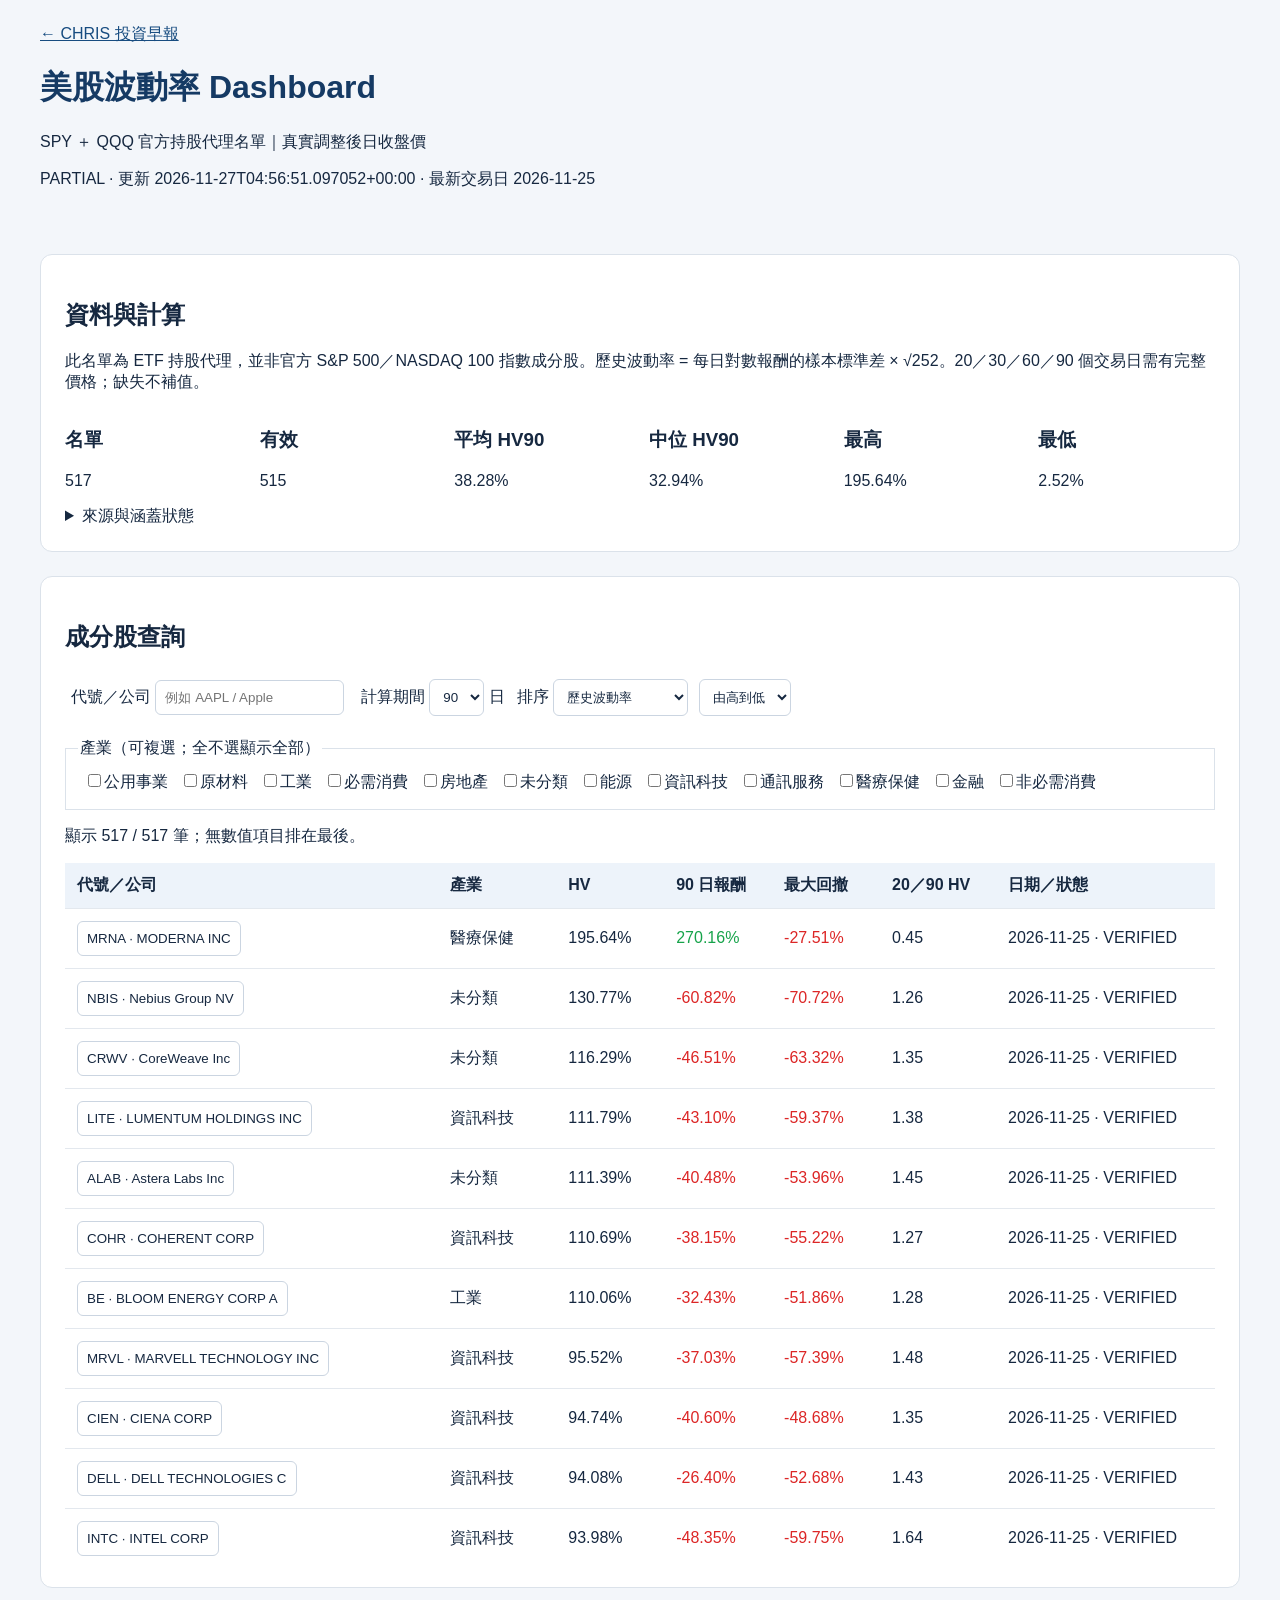
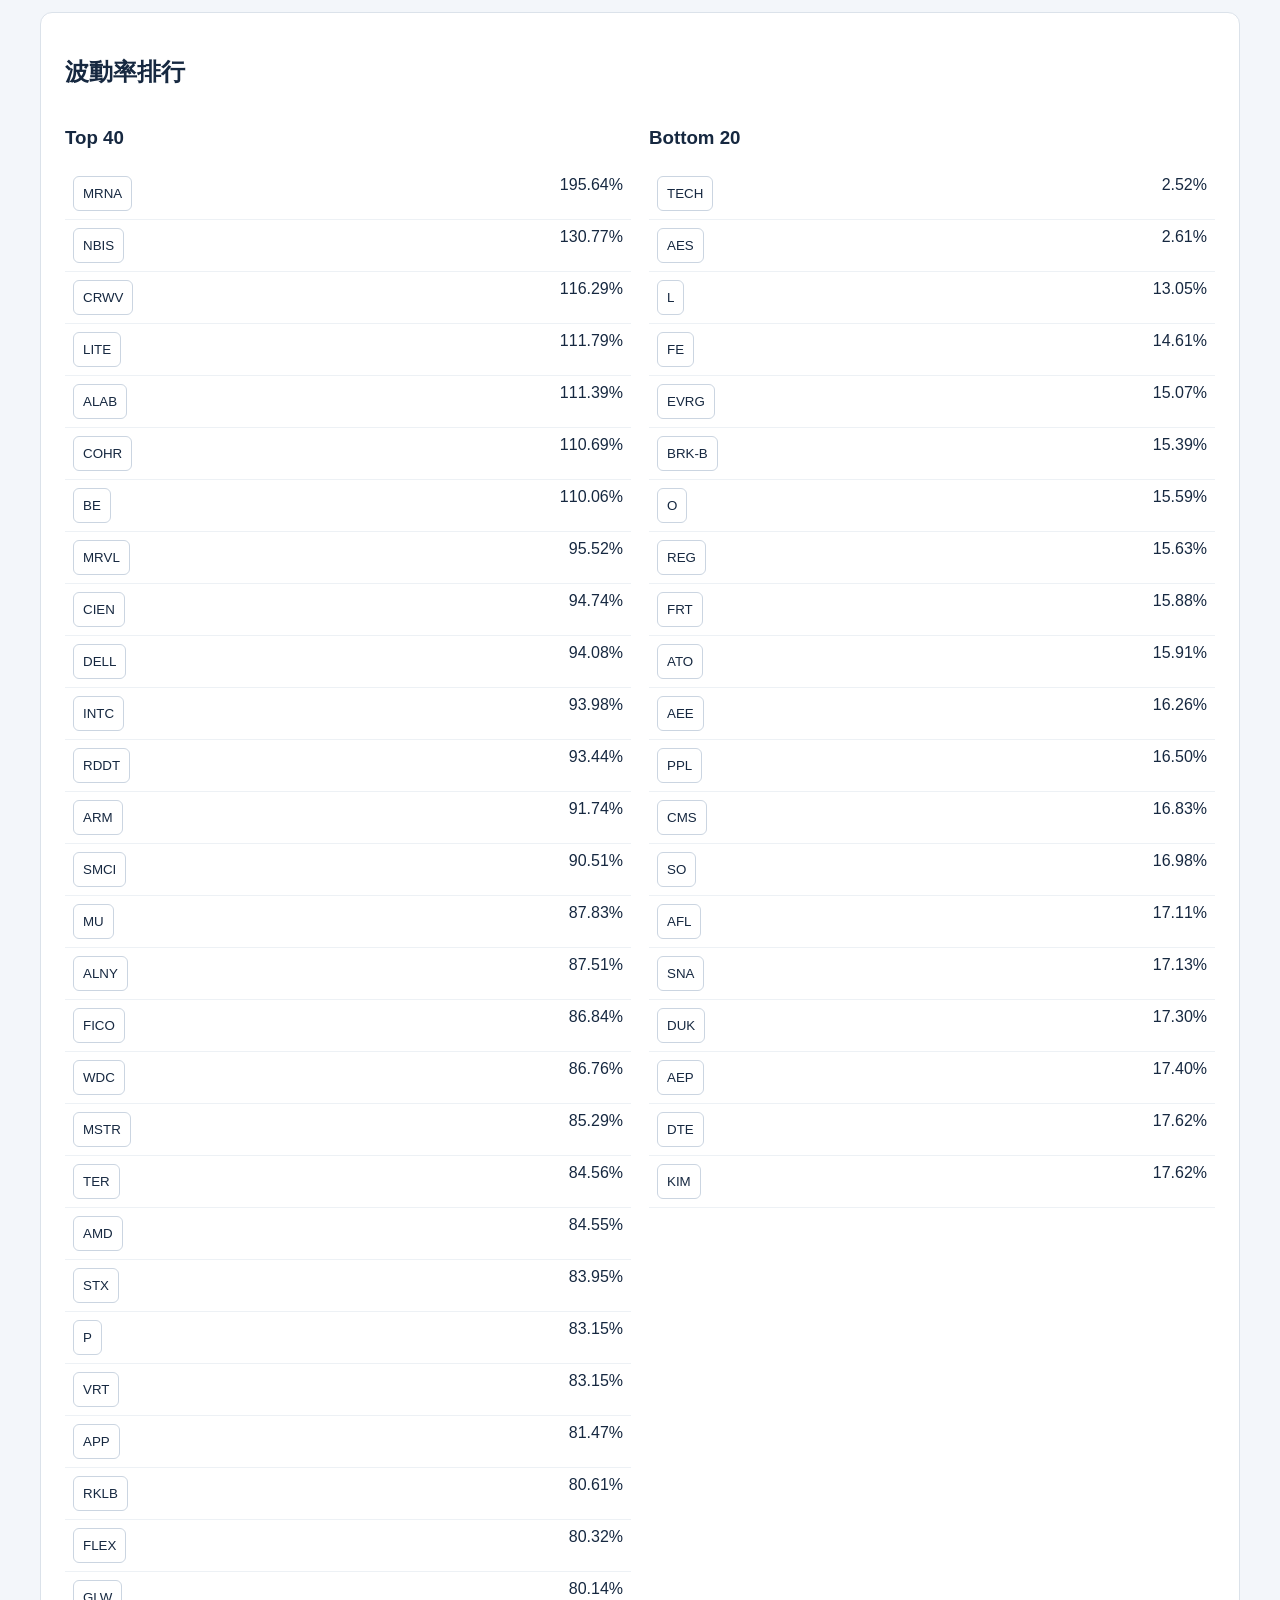
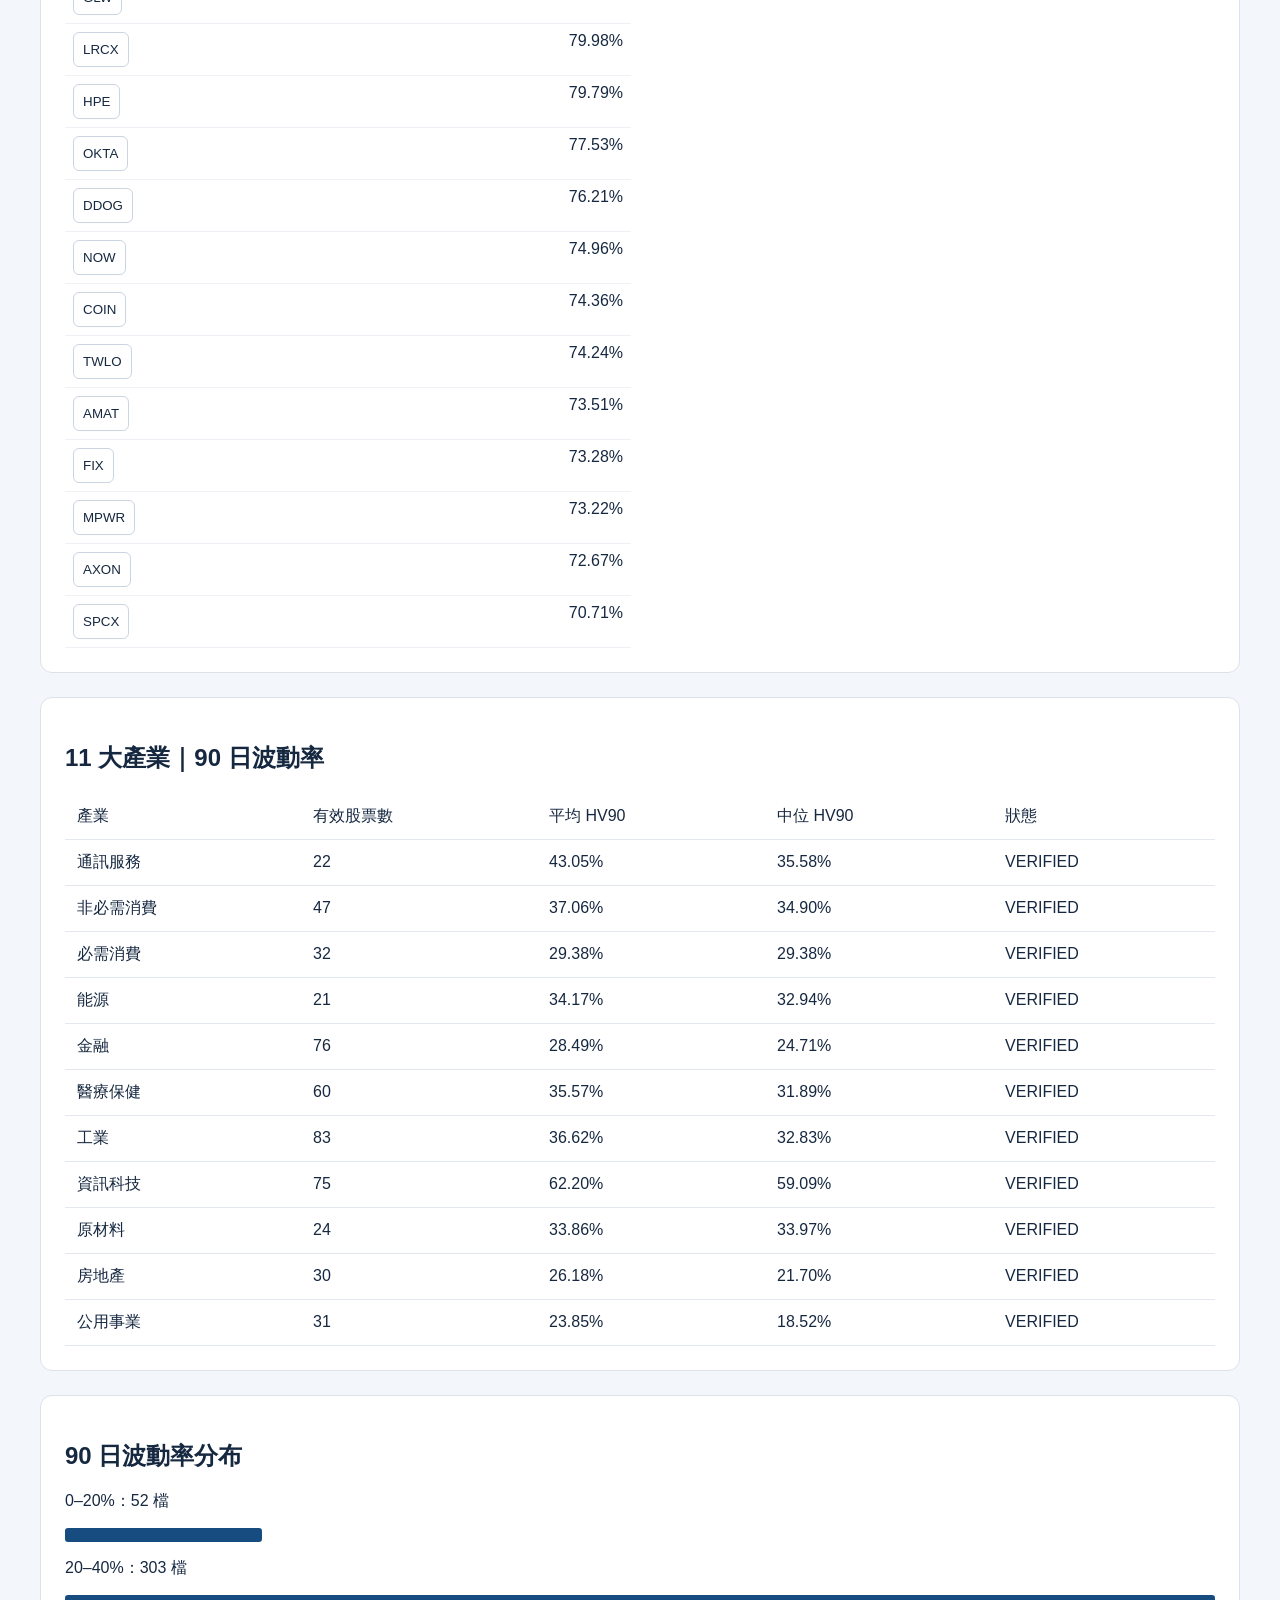
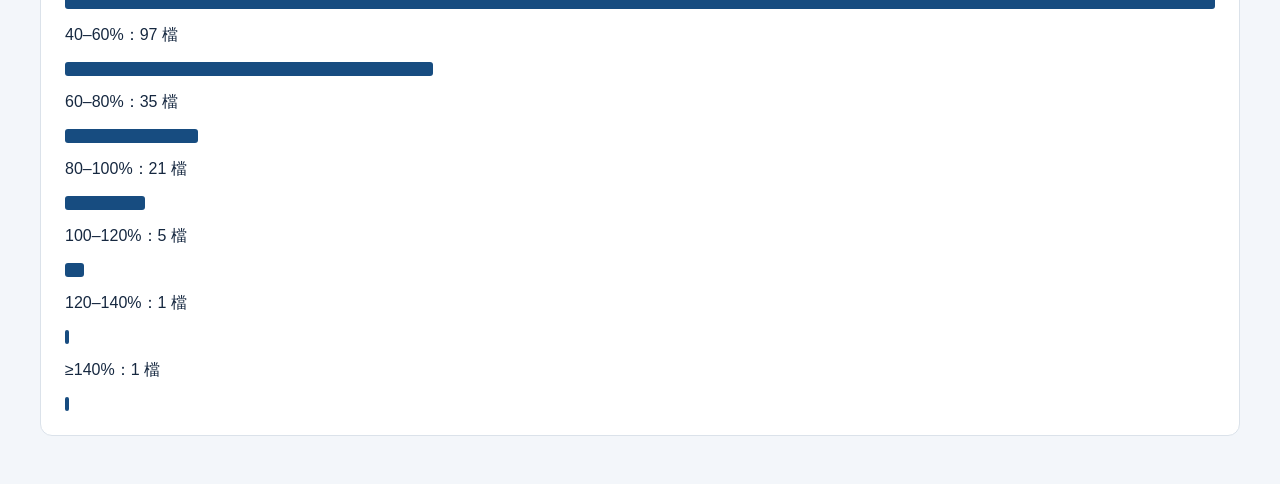
<file: volatility.html>
<!doctype html><html lang="zh-Hant"><meta charset="utf-8"><meta name="viewport" content="width=device-width, initial-scale=1"><title>CHRIS 美股波動率</title><link rel="stylesheet" href="assets/volatility.css"><body><header><a href="index.html">← CHRIS 投資早報</a><h1>美股波動率 Dashboard</h1><p>SPY ＋ QQQ 官方持股代理名單｜真實調整後日收盤價</p><p id="health">載入中</p></header><main><section><h2>資料與計算</h2><p>此名單為 ETF 持股代理，並非官方 S&P 500／NASDAQ 100 指數成分股。歷史波動率 = 每日對數報酬的樣本標準差 × √252。20／30／60／90 個交易日需有完整價格；缺失不補值。</p><div id="stats" class="grid"></div><details><summary>來源與涵蓋狀態</summary><div id="sources"></div></details></section><section><h2>成分股查詢</h2><label>代號／公司 <input id="search" placeholder="例如 AAPL / Apple"></label> <label>計算期間 <select id="period"><option>20</option><option>30</option><option>60</option><option selected>90</option></select> 日</label><label>排序 <select id="metric"><option value="vol">歷史波動率</option><option value="return_90d">90 日報酬</option><option value="max_drawdown_90d">90 日最大回撤</option><option value="vol_ratio_20d_90d">20／90 HV 比率</option><option value="ticker">股票代號</option></select></label> <select id="direction"><option value="desc">由高到低</option><option value="asc">由低到高</option></select><fieldset id="sectors"><legend>產業（可複選；全不選顯示全部）</legend></fieldset><p id="count"></p><div class="scroll"><table><thead><tr><th>代號／公司</th><th>產業</th><th>HV</th><th>90 日報酬</th><th>最大回撤</th><th>20／90 HV</th><th>日期／狀態</th></tr></thead><tbody id="stocks"></tbody></table></div></section><section><h2>波動率排行</h2><div class="grid"><div><h3>Top 40</h3><div id="top"></div></div><div><h3>Bottom 20</h3><div id="bottom"></div></div></div></section><section><h2>11 大產業｜90 日波動率</h2><div id="sector-stats"></div></section><section><h2>90 日波動率分布</h2><div id="distribution"></div></section></main><dialog id="detail"><button id="close">關閉</button><h2 id="company"></h2><p id="detail-meta"></p><div id="detail-stats"></div><h3>調整後收盤價</h3><div id="price-chart"></div><h3>滾動 90 日波動率</h3><div id="hv-chart"></div><h3>公司資料／財務／估值</h3><p>核心業務、競爭優勢、營收、EPS、P/E：NO FEED。尚未接入可驗證的公司財報資料，避免自動生成或填入固定文字。</p><a id="company-source" target="_blank" rel="noopener noreferrer">查看市場資料來源</a></dialog><script src="assets/volatility.js"></script></body></html>
</file>
<file: assets/volatility.css>
:root{font-family:Arial,"Noto Sans TC",sans-serif;color:#162840;background:#f3f6fa}body{margin:0}header,main{max-width:1200px;margin:auto;padding:24px}header h1{color:#153a64}a{color:#174c80}section{background:white;border:1px solid #dbe2ea;border-radius:12px;padding:24px;margin-bottom:24px}input,select,button{padding:9px;border:1px solid #cbd5e1;border-radius:6px;background:white;color:inherit}label{display:inline-block;margin:6px}fieldset{border:1px solid #dbe2ea;margin:16px 0}.grid{display:grid;grid-template-columns:repeat(auto-fit,minmax(160px,1fr));gap:18px}.scroll{overflow:auto;max-height:700px}table{border-collapse:collapse;width:100%}td,th{padding:12px;text-align:left;border-bottom:1px solid #e3e8ee}th{position:sticky;top:0;background:#edf3fa}.up{color:#16a34a}.down{color:#dc2626}.bar{height:14px;background:#174c80;border-radius:3px;max-width:100%}.rank{display:flex;justify-content:space-between;gap:12px;padding:8px;border-bottom:1px solid #edf1f5}dialog{border:1px solid #cad5e1;border-radius:12px;max-width:800px;width:85vw;max-height:85vh;overflow:auto}dialog::backdrop{background:#12263a99}svg{width:100%;height:150px}#close{float:right}@media(max-width:600px){main,header{padding:12px}section{padding:16px}}
</file>
